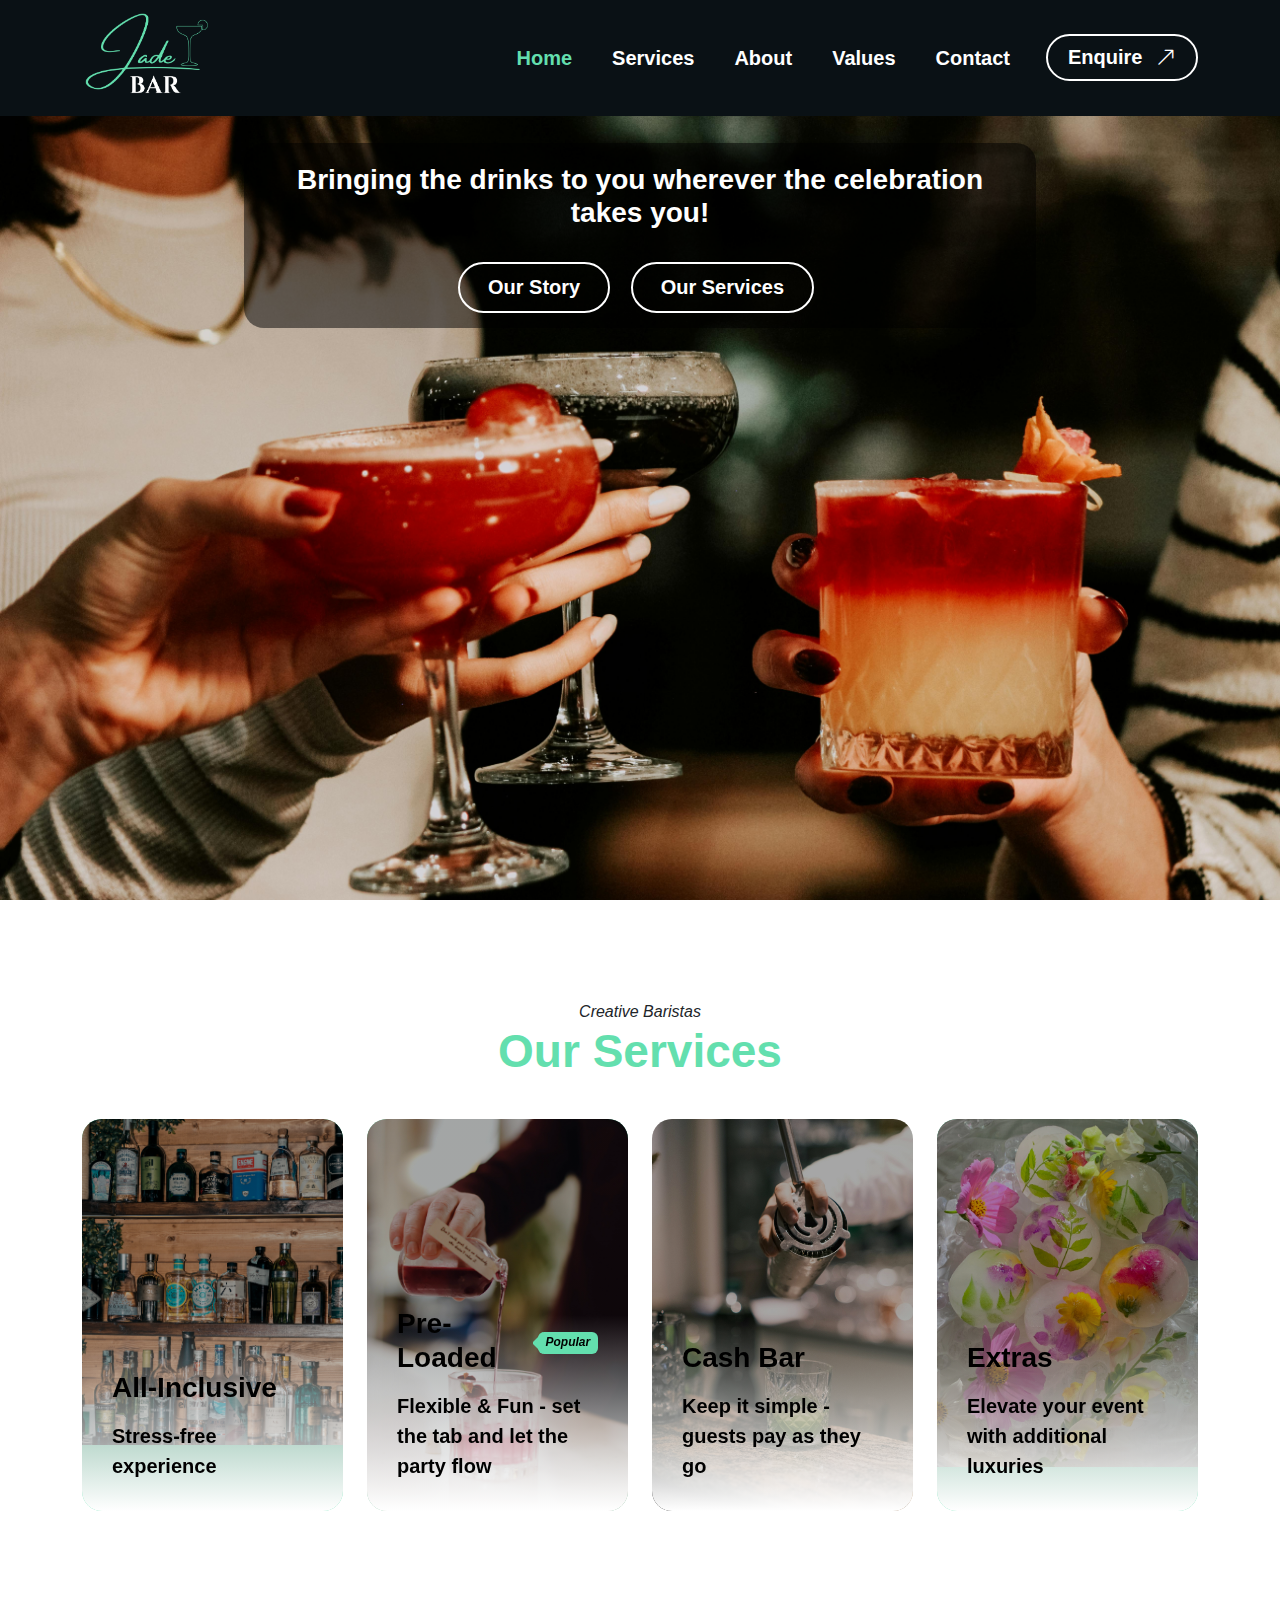
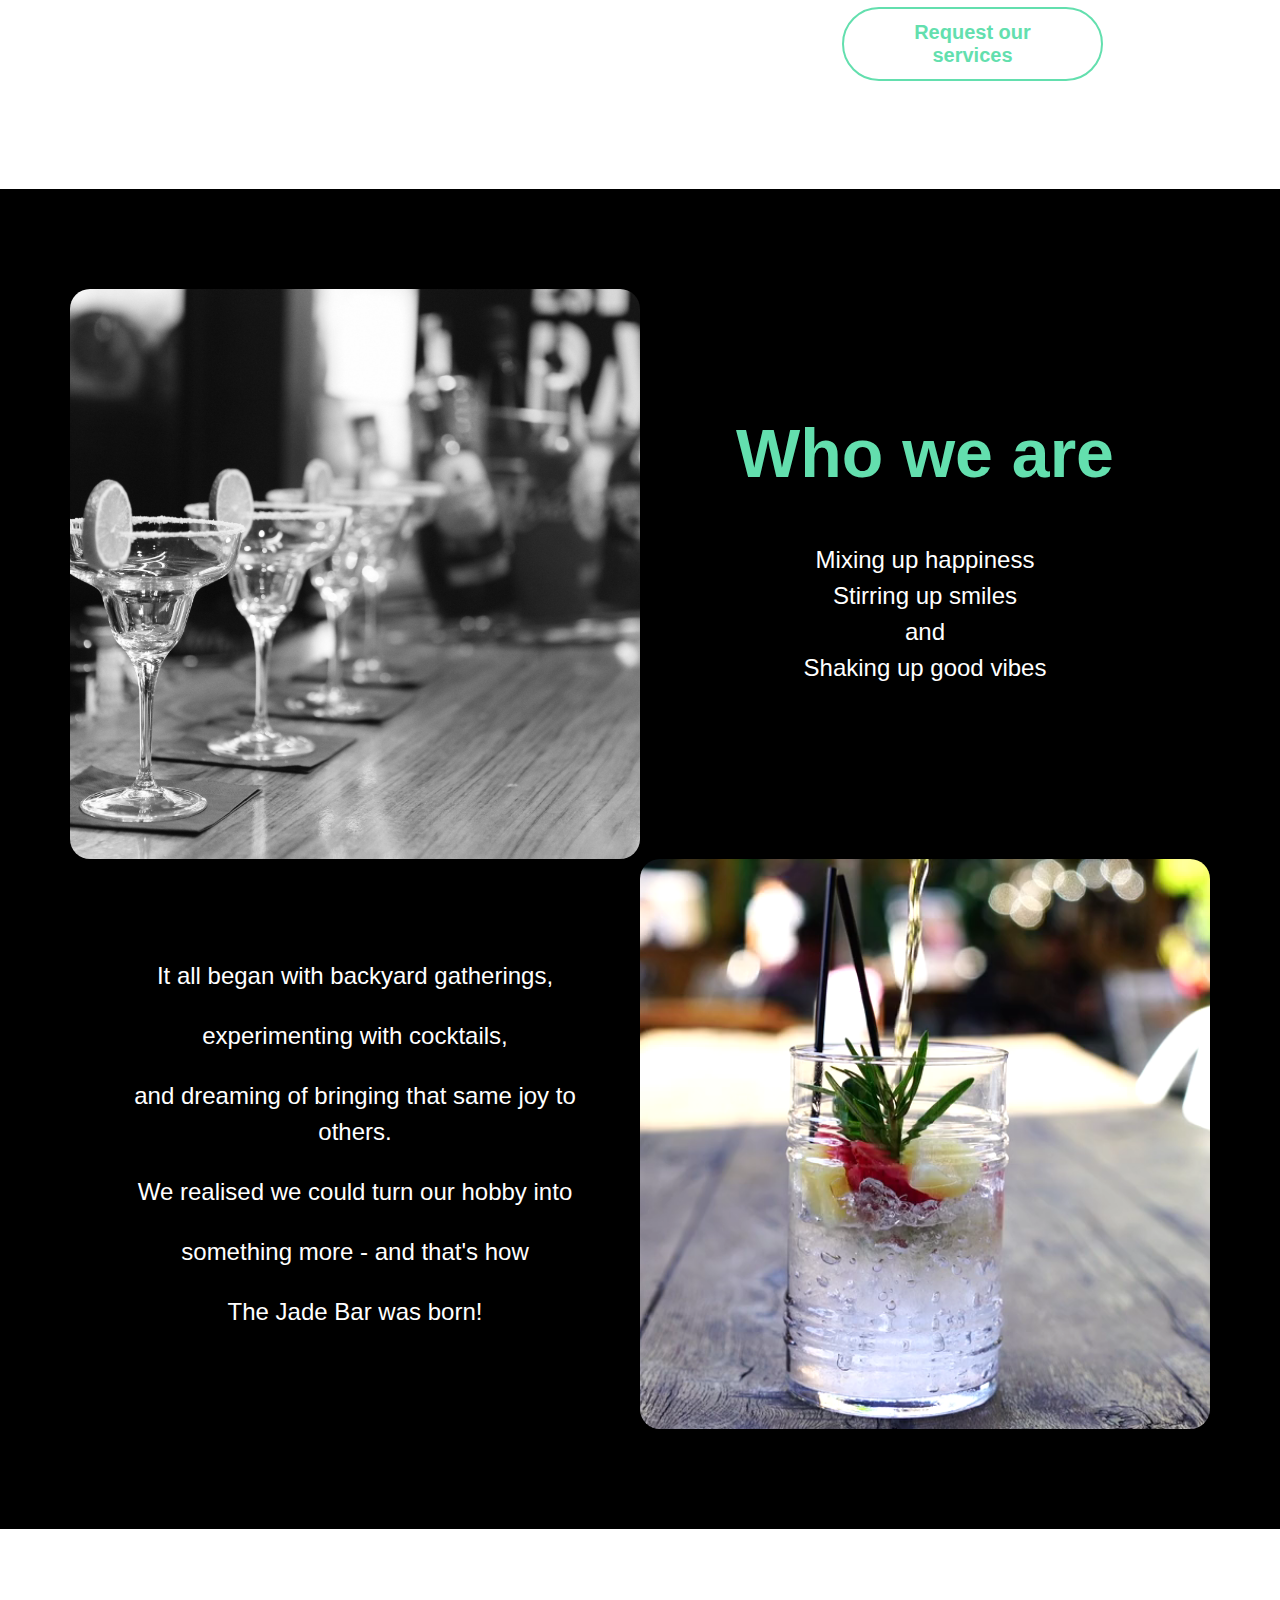
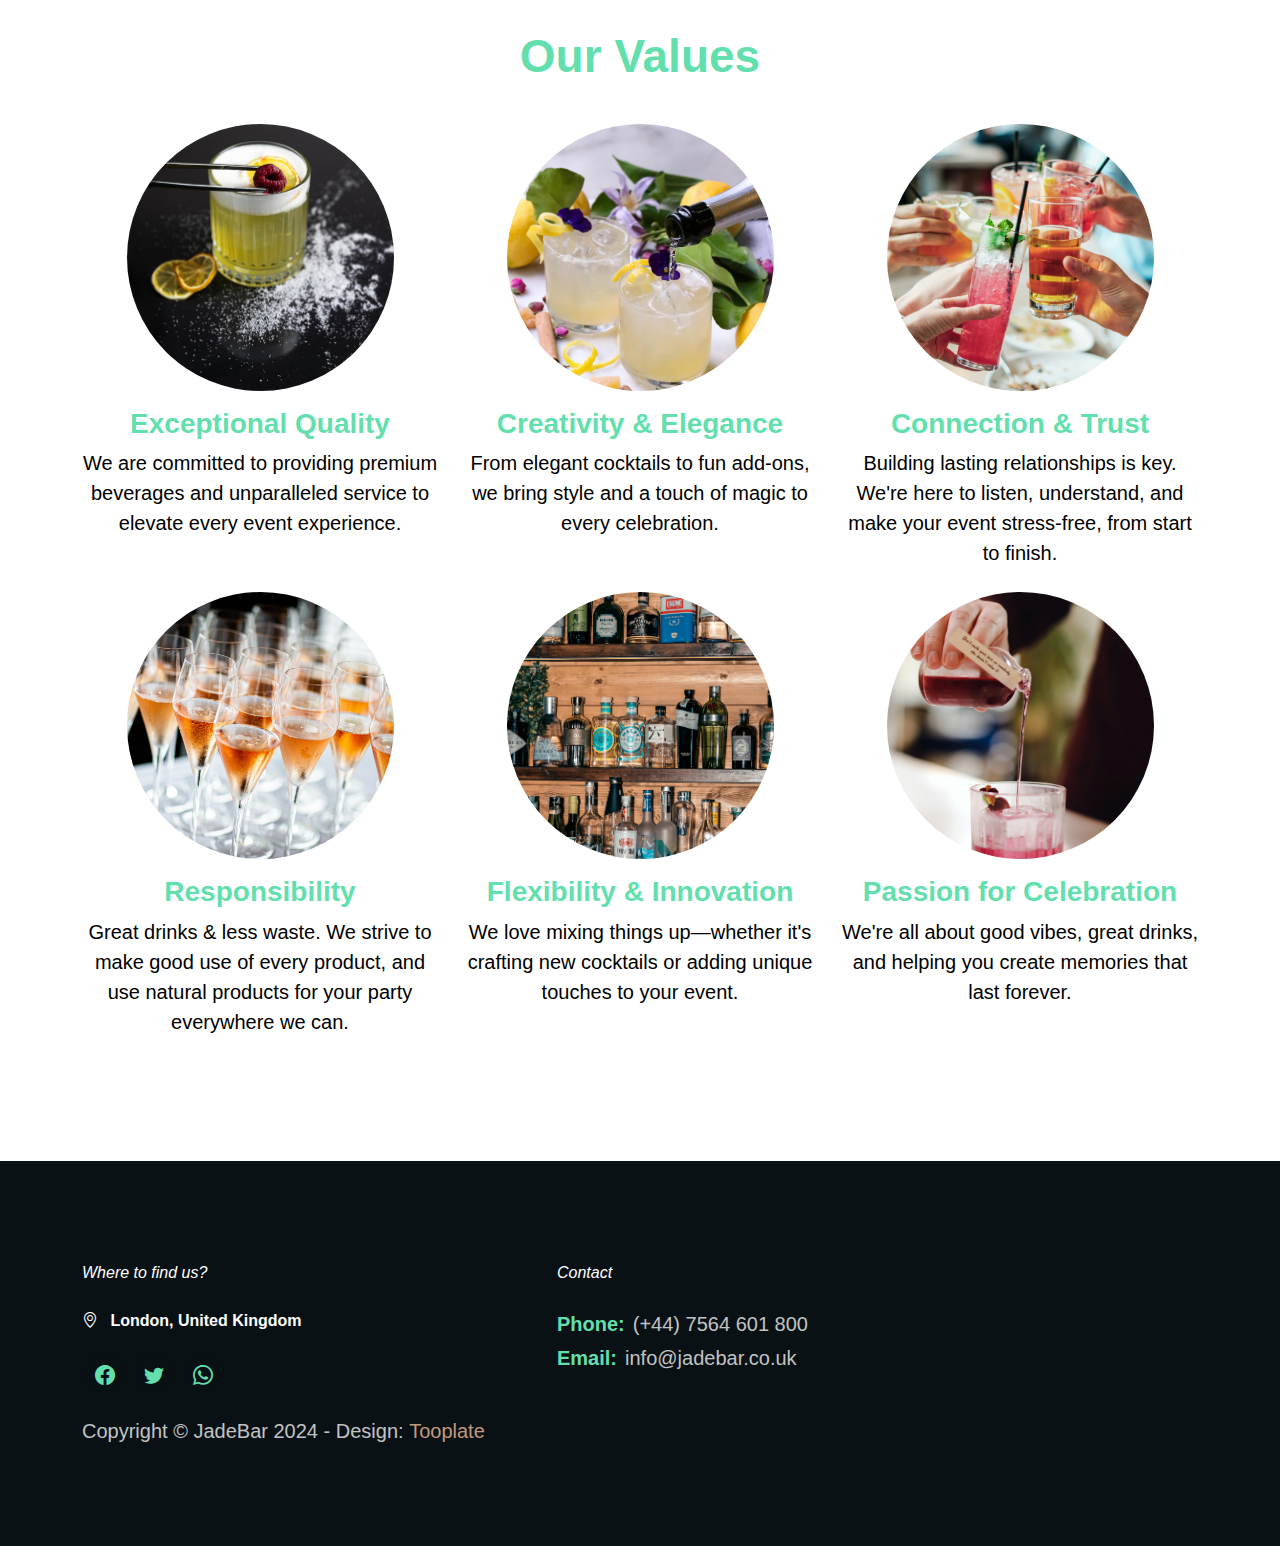
<file: index.html>
<!doctype html>
<html lang="en">
<head>
    <meta charset="utf-8">
    <meta name="viewport" content="width=device-width, initial-scale=1">

    <meta name="description" content="">
    <meta name="author" content="">

    <title>JadeBar HTML CSS Template</title>

    <!-- CSS FILES -->
    <link rel="preconnect" href="https://googledonts.private.coffee">

    <link href="https://googledonts.private.coffee/css2?family=Plus+Jakarta+Sans:ital,wght@0,200;0,400;0,600;0,700;1,200;1,700&amp;display=swap" rel="stylesheet">
    <link href="https://googledonts.private.coffee/css2?family=Crimson+Pro:ital,wght@0,200..900;1,200..900&family=Noto+Serif+Display:ital,wght@0,100..900;1,100..900&display=swap" rel="stylesheet">
        
    <link href="css/bootstrap.min.css" rel="stylesheet">

    <link href="css/bootstrap-icons.css" rel="stylesheet">

    <link href="css/vegas.min.css" rel="stylesheet">

    <link href="css/custom.css" rel="stylesheet">

</head>

<body>
            
        <main>
            <nav class="navbar navbar-expand-lg">                
                <div class="container">
                    <a class="navbar-brand d-flex align-items-center" href="index.html">
                        <img src="images/logo/jade-logo.png" class="navbar-brand-image img-fluid" alt="JadeBar Template">
                    </a>
    
                    <button class="navbar-toggler" type="button" data-bs-toggle="collapse" data-bs-target="#navbarNav" aria-controls="navbarNav" aria-expanded="false" aria-label="Toggle navigation">
                        <span class="navbar-toggler-icon"></span>
                    </button>
    
                    <div class="collapse navbar-collapse" id="navbarNav">
                        <ul class="navbar-nav ms-lg-auto">
                            <li class="nav-item">
                                <a class="nav-link click-scroll" href="#section_1">Home</a>
                            </li>

                            <li class="nav-item">
                                <a class="nav-link click-scroll" href="#section_2">Services</a>
                            </li>
    
                            <li class="nav-item">
                                <a class="nav-link click-scroll" href="#section_3">About</a>
                            </li>
    
                            <li class="nav-item">
                                <a class="nav-link click-scroll" href="#section_4">Values</a>
                            </li>

                            <li class="nav-item">
                                <a class="nav-link click-scroll" href="#footer">Contact</a>
                            </li>
                        </ul>

                        <div class="ms-lg-3">
                            <a class="btn custom-btn custom-border-btn" href="https://forms.gle/BL5gJ19EUU26hdkG9" target="_blank">
                                Enquire
                                <i class="bi-arrow-up-right ms-2"></i>
                            </a>
                        </div>
                    </div>
                </div>
            </nav>

            <div class="navbar-overlay"></div>


            <section class="hero-section d-flex" id="section_1">
                <div class="row justify-content-center">
                    <div class="d-flex col-12 col-lg-8 justify-content-center">
                        <div class="container">
                            <div class="row align-items-center">

                                <div class="col-lg-12 col-12 mx-auto">

                                    <h4 class="text-white mb-4 pb-lg-2">
                                        Bringing the drinks to you wherever the celebration takes you!
                                    </h4>

                                    <a class="btn custom-btn custom-border-btn smoothscroll me-3" href="#section_3">
                                        Our Story
                                    </a>

                                    <a class="btn custom-btn custom-border-btn smoothscroll me-2" href="#section_2"><strong>Our Services</strong></a>
                                </div>

                            </div>
                        </div>
                    </div>
                </div>

                <div class="hero-slides vegas-container" style="padding: 0px;">
                    <div class="vegas-slide vegas-transition-fade vegas-transition-fade-in" style="transition: 1000ms;">
                        <div class="vegas-slide-inner vegas-animation-kenburns" style="background-image: url(&quot;images/background-toast.jpg&quot;); background-color: rgba(0, 0, 0, 0); background-position: center center; background-size: cover; animation-duration: 5000ms;">

                        </div>
                    </div>
                    <div class="vegas-content-scrollable">
                        <div class="vegas-content" style="overflow: visible; padding: 0px;">

                        </div>
                    </div>
                </div>

            </section>


            <section class="services-section section-padding section-bg" id="section_2">
                <div class="container">
                    <div class="text-center mb-4 pb-lg-2">
                        <em>Creative Baristas</em>

                        <h2 class="text-jade">Our Services</h2>
                    </div>

                    <div class="row justify-content-center">

                        <div class="d-flex col-lg-3 col-md-6 col-12 mb-4">
                            <div class="service-block-wrap">
                                <div class="service-block-info d-flex flex-column">
                                    <div class="d-flex flex-column mb-auto back">
                                        <h4 class="mb-3 text-jade">All-Inclusive</h4>

                                        <p class="text-white">Chosen number of drinks</p>
                                        <p class="mb-0 text-white">Up to 5 hours of bar service</p>
                                    </div>

                                    <div class="d-flex flex-column mt-auto front">
                                        <h4 class="mb-3">All-Inclusive</h4>

                                        <p class="mb-0 front">Stress-free experience</p>
                                    </div>
                                </div>

                                <div class="service-block-image-wrap">
                                    <img src="images/services-all-inclusive-3.jpg" class="service-block-image img-fluid" alt="">
                                </div>
                            </div>
                        </div>

                        <div class="d-flex col-lg-3 col-md-6 col-12 mb-4">
                            <div class="service-block-wrap">
                                <div class="service-block-info d-flex flex-column">
                                    <div class="d-flex flex-column mb-auto back">
                                        <h4 class="mb-3 text-jade">Pre-Loaded</h4>

                                        <p class="text-white">Drinks served until chosen tab limit is hit</p>
                                        <p class="mb-0 text-white">Up to 5 hours of bar service</p>
                                    </div>
            
                                    <div class="d-flex flex-column mt-auto front">
                                        <div class="d-flex mb-3">
                                            <h4 class="mb-0">Pre-Loaded</h4>

                                            <p class="badge ms-4"><em>Popular</em></p>
                                        </div>
                                        <p class="mb-0">Flexible &amp; Fun - set the tab and let the party flow</p>
                                    </div>

                                </div>

                                <div class="service-block-image-wrap">
                                    <img src="images/services-pre-loaded.jpg" class="service-block-image img-fluid" alt="">
                                </div>
                            </div>
                        </div>

                        <div class="d-flex col-lg-3 col-md-6 col-12 mb-4">
                            <div class="service-block-wrap">
                                <div class="service-block-info d-flex flex-column">
                                    <div class="d-flex flex-column mb-auto back">
                                        <h4 class="mb-3 text-jade">Cash Bar</h4>

                                        <p class="text-white">Bar available for guests to purchase drinks</p>
                                        <p class="mb-0 text-white">Up to 5 hours of bar service</p>
                                    </div>
        
                                    <div class="d-flex flex-column mt-auto front">
                                        <h4 class="mb-3">Cash Bar</h4>
                                        <p class="mb-0">Keep it simple - guests pay as they go</p>
                                    </div>

                                </div>

                                <div class="service-block-image-wrap">
                                    <img src="images/services-cash-bar.jpg" class="service-block-image img-fluid" alt="">
                                </div>
                            </div>
                        </div>

                        <div class="d-flex col-lg-3 col-md-6 col-12 mb-4">
                            <div class="service-block-wrap">
                                <div class="service-block-info d-flex flex-column">
                                    <div class="d-flex flex-column mb-auto back">
                                        <h4 class="mb-3 text-jade">Extras</h4>

                                        <p class="text-white">+1 hour of service</p>
                                        <p class="text-white">Glassware</p>
                                        <p class="mb-0 text-white">Flair Bartender</p>
                                    </div>
                
                                    <div class="d-flex flex-column mt-auto front">
                                        <h4 class="mb-3">Extras</h4>
                                        <p class="mb-0">Elevate your event with additional luxuries</p>
                                    </div>
                                </div>

                                <div class="service-block-image-wrap">
                                    <img src="images/services-extras.jpg" class="service-block-image img-fluid" alt="">
                                </div>
                            </div>
                        </div>

                    </div>
                    <div class="row">
                        <div class="col-lg-3 col-12 offset-lg-8">
                            <div class="text-center mt-5 pb-lg-2">
                                <a href="https://forms.gle/BL5gJ19EUU26hdkG9" target="_blank" class="smoothscroll btn custom-btn jade-btn mt-4">Request our services</a>
                            </div>
                        </div>
                    </div>
                </div>
            </section>


            <section class="about-section section-padding section-bg-2" id="section_3">
                <div class="container">
                    <div class="row">
                        <div class="col-lg-6 col-12 px-3 px-lg-0">
                            <div class="ratio ratio-1x1">
                                <img src="images/jade-cocktails.jpg" class="custom-video" alt="">

                                <!-- <div class="about-video-info d-flex flex-column">
                                    <h4 class="mt-auto">We Started in 2024</h4>
                                </div> -->
                            </div>
                        </div>
                        <div class="col-lg-6 col-12 vstack justify-content-center align-items-center min-vh-50 min-vh-lg-0 px-5">
                            <h1 class="text-jade my-5 mt-md-0">Who we are</h1>

                            <div class="vstack text-white px-5 flex-grow-0 fs-4 fw-light text-white align-items-center text-center mb-5">
                                <div>Mixing up happiness</div>
                                <div>Stirring up smiles</div>
                                <div>and</div>
                                <div>Shaking up good vibes</div>
                            </div>
                        </div>
                    </div>
                    <div class="row flex-lg-row flex-column-reverse">
                        <div class="col-lg-6 col-12 vstack align-items-center min-vh-50 min-vh-lg-0 text-white px-5 fs-4 fw-light justify-content-center text-center">
                            <div class="my-4">It all began with backyard gatherings,</div>
                            <div class="mb-4">experimenting with cocktails,</div>
                            <div class="mb-4">and dreaming of bringing that same joy to others.</div>
                            <div class="mb-4">We realised we could turn our hobby into</div>
                            <div class="mb-4">something more - and that's how</div>
                            <div class="mb-4">The Jade Bar was born!</div>
                            
                            <!-- <a href="#section_3" class="smoothscroll btn custom-btn custom-border-btn mt-3 mb-4">See services</a> -->
                        </div>
                        <div class="col-lg-6 col-12 px-3 px-lg-0">
                            <div class="ratio ratio-1x1">
                                <video autoplay="" loop="" muted="" class="custom-video" poster="">
                                    <source src="videos/cocktail-on-table.mp4" type="video/mp4">

                                    Your browser does not support the video tag.
                                </video>
                            </div>
                        </div>
                    </div>
                </div>
            </section>


            <section class="values-section section-padding section-bg" id="section_4">
                <div class="container">
                    <div class="text-center mb-4 pb-lg-2">
                        <h2 class="text-jade">Our Values</h2>
                    </div>

                    <div class="row justify-content-center">

                        <div class="vstack flex-grow-0 col-lg-4 col-md-6 col-12 mb-4 align-items-center text-center">
                            <div class="ratio ratio-1x1 w-75">
                                <img src="images/lemon-raspberry-cocktail.jpeg" class="service-block-image img-fluid rounded-pill" alt="">
                            </div>
                            <h4 class="mt-3 text-jade">Exceptional Quality</h4>
                            <p class="mb-0">We are committed to providing premium beverages and unparalleled service to elevate every event experience.</p>
                        </div>

                        <div class="vstack flex-grow-0 col-lg-4 col-md-6 col-12 mb-4 align-items-center text-center">
                            <div class="ratio ratio-1x1 w-75">
                                <img src="images/two-cocktails-table.jpg" class="service-block-image img-fluid rounded-pill" alt="">
                            </div>
                            <h4 class="mt-3 text-jade">Creativity & Elegance</h4>
                            <p class="mb-0">From elegant cocktails to fun add-ons, we bring style and a touch of magic to every celebration.</p>
                        </div>

                        <div class="vstack flex-grow-0 col-lg-4 col-md-6 col-12 mb-4 align-items-center text-center">
                            <div class="ratio ratio-1x1 w-75">
                                <img src="images/cocktail-toast.jpg" class="service-block-image img-fluid rounded-pill" alt="">
                            </div>
                            <h4 class="mt-3 text-jade">Connection & Trust</h4>
                            <p class="mb-0">Building lasting relationships is key. We're here to listen, understand, and make your event stress-free, from start to finish.</p>
                        </div>

                        <div class="vstack flex-grow-0 col-lg-4 col-md-6 col-12 mb-4 align-items-center text-center">
                            <div class="ratio ratio-1x1 w-75">
                                <img src="images/champagne.jpg" class="service-block-image img-fluid rounded-pill" alt="">
                            </div>
                            <h4 class="mt-3 text-jade">Responsibility</h4>
                            <p class="mb-0">Great drinks & less waste. We strive to make good use of every product, and use natural products for your party everywhere we can.</p>
                        </div>

                        <div class="vstack flex-grow-0 col-lg-4 col-md-6 col-12 mb-4 align-items-center text-center">
                            <div class="ratio ratio-1x1 w-75">
                                <img src="images/services-all-inclusive-3.jpg" class="service-block-image img-fluid rounded-pill" alt="">
                            </div>
                            <h4 class="mt-3 text-jade">Flexibility & Innovation</h4>
                            <p class="mb-0">We love mixing things up—whether it's crafting new cocktails or adding unique touches to your event.</p>
                        </div>

                        <div class="vstack flex-grow-0 col-lg-4 col-md-6 col-12 mb-4 align-items-center text-center">
                            <div class="ratio ratio-1x1 w-75">
                                <img src="images/services-pre-loaded.jpg" class="service-block-image img-fluid rounded-pill" alt="">
                            </div>
                            <h4 class="mt-3 text-jade">Passion for Celebration</h4>
                            <p class="mb-0">We're all about good vibes, great drinks, and helping you create memories that last forever.</p>
                        </div>

                    </div>
                </div>
            </section>

            <footer class="site-footer" id="footer">
                <div class="container">
                    <div class="row">

                        <div class="col-lg-4 col-12 me-auto">
                            <em class="text-white d-block mb-4">Where to find us?</em>

                            <strong class="text-white">
                                <i class="bi-geo-alt me-2"></i>
                                London, United Kingdom
                            </strong>

                            <ul class="social-icon mt-4">
                                <li class="social-icon-item">
                                    <a href="#" class="social-icon-link bi-facebook">
                                    </a>
                                </li>
    
                                <li class="social-icon-item">
                                    <a href="#" target="_new" class="social-icon-link bi-twitter">
                                    </a>
                                </li>

                                <li class="social-icon-item">
                                    <a href="#" class="social-icon-link bi-whatsapp">
                                    </a>
                                </li>
                            </ul>
                        </div>

                        <div class="col-lg-7 col-12 mt-4 mb-3 mt-lg-0 mb-lg-0">
                            <em class="text-white d-block mb-4">Contact</em>

                            <p class="d-flex mb-1">
                                <strong class="me-2">Phone:</strong>
                                <a href="tel: 7564-601-800" class="site-footer-link">
                                    (+44) 
                                    7564 601 800
                                </a>
                            </p>

                            <p class="d-flex">
                                <strong class="me-2">Email:</strong>

                                <a href="mailto:info@jadebar.co.uk" class="site-footer-link">
                                    info@jadebar.co.uk
                                </a>
                            </p>
                        </div>

                        <div class="col-lg-8 col-12 mt-4">
                            <p class="copyright-text mb-0">Copyright © JadeBar 2024 
                                - Design: <a rel="sponsored" href="https://www.tooplate.com" target="_blank">Tooplate</a></p>
                        </div>
                </div>
            </div></footer>
        </main>

    <!-- JAVASCRIPT FILES -->
    <script src="js/jquery.min.js"></script>
    <script src="js/bootstrap.min.js"></script>
    <script src="js/jquery.sticky.js"></script>
    <script src="js/click-scroll.js"></script>
    <script src="js/vegas.min.js"></script>
    <script src="js/custom.js"></script>


</body>
</html>
</file>
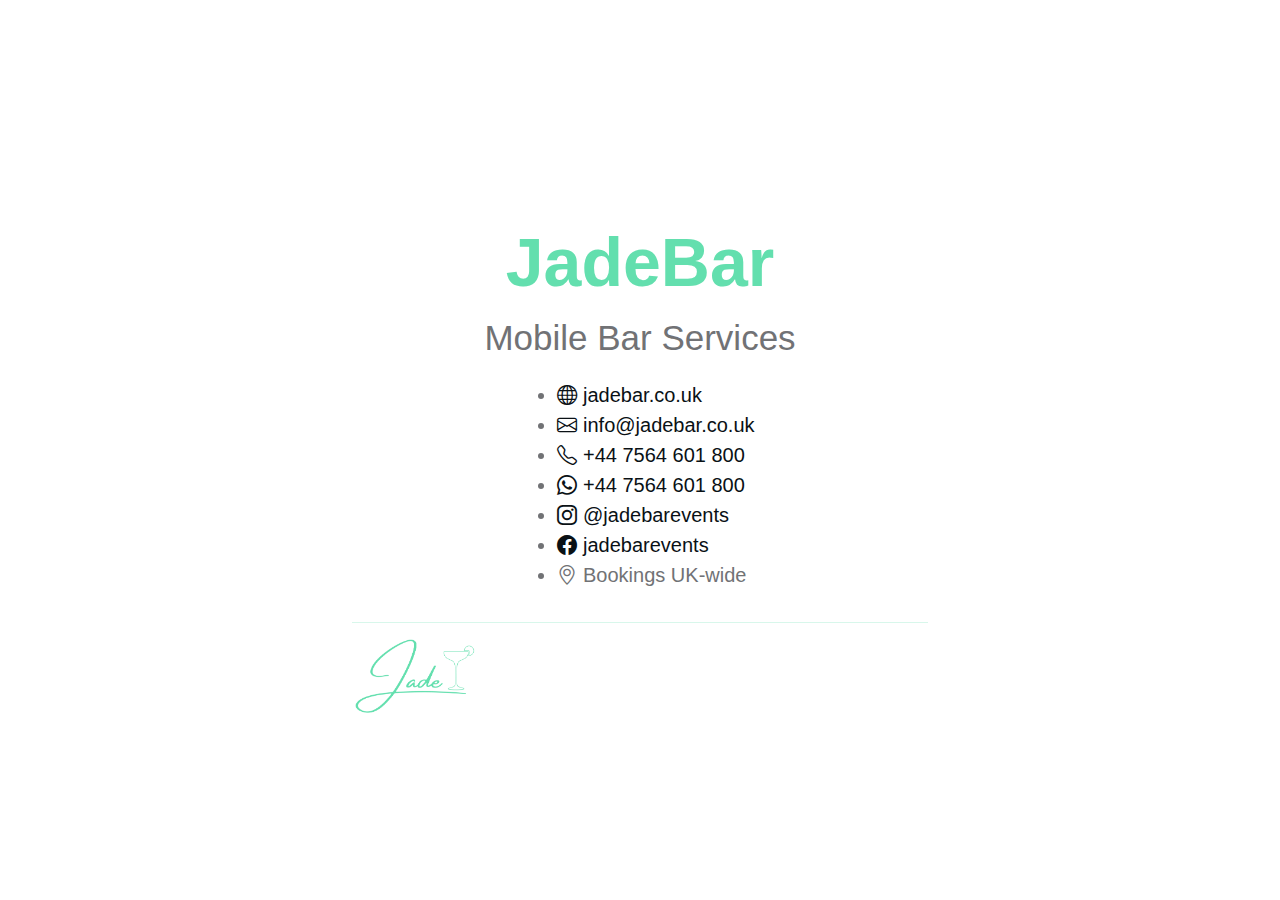
<file: socials.html>
<!doctype html>
<html lang="en">

<head>
    <meta charset="UTF-8">
    <meta name="viewport" content="width=device-width, initial-scale=1">

    <meta name="description" content="Jade Bar Events | Bring the bar to you">
    <meta name="author" content="Jade Bar">
    <meta property="og:title" content="JadeBar Events | Socials">
    <meta property="og:description" content="Jade Bar Events | Bring the bar to you">
    <meta name="twitter:domain" content="JadeBar">
    <meta property="og:url" content="https://jadebar.co.uk/socials">
    <meta property="og:image" content="https://jadebar.co.uk/images/logo/jade-logo.png">
    <meta property="og:image:secure_url" content="https://jadebar.co.uk/images/logo/jade-logo.png">
    <meta property="og:updated_time" content="1747591707093">
    <meta property="og:type" content="store">
    <meta property="profile:username" content="jadebarevents">
    <meta name="twitter:title" content="JadeBar Events | Socials">
    <meta name="twitter:description" content="Jade Bar Events | Bring the bar to you">
    <meta name="twitter:image" content="https://jadebar.co.uk/images/logo/jade-logo.png">
    <link rel="canonical" href="https://jadebar.co.uk/images/socials">
    <meta content="ie=edge" http-equiv="x-ua-compatible">
    <meta property="og:image:type" content="image/png">
    <meta property="og:locale" content="en_GB">
    <meta property="og:site_name" content="JadeBar">

    <link rel="icon" type="image/x-icon" href="images/logo/jade-logo.png">
    <title>JadeBar Events | Socials</title>

    <!-- CSS FILES -->

    <link href="css/bootstrap.min.css" rel="stylesheet">

    <link href="css/bootstrap-icons.css" rel="stylesheet">

    <link href="css/vegas.min.css" rel="stylesheet">

    <link href="css/custom.css" rel="stylesheet">

</head>

<body class="dark-background">
    <div class="container d-flex vh-100" style="max-width: 600px;">
        <div class="vstack text-center justify-content-md-center">
            <h1 class="text-jade mt-5">JadeBar</h1>
            <p style="font-size:35px;">Mobile Bar Services</p>
            <div class="d-flex flex-wrap justify-content-center">
                <ul class="text-start">
                    <li class="socials-list-item">
                        <a href="https://jadebar.co.uk" rel="noreferrer noopener" target="_blank"
                            class="socials-icon-link bi-globe"> jadebar.co.uk</a>
                    </li>
                    <li class="socials-list-item">
                        <a title="Email" target="_blank" rel="noreferrer noopener" href="mailto:info@jadebar.co.uk"
                            class="socials-icon-link bi-envelope"> info@jadebar.co.uk</a>
                    </li>
                    <li class="socials-list-item">
                        <a href="tel: 07564-601-800" class="socials-icon-link bi-telephone"> +44 7564 601 800</a>
                    </li>
                    <li class="socials-list-item">
                        <a title="Whatsapp" target="_blank" rel="noreferrer noopener" href="https://wa.me/447564601800"
                            class="socials-icon-link bi-whatsapp"> +44 7564 601 800</a>
                    </li>
                    <li class="socials-list-item">
                        <a title="Instagram" target="_blank" rel="noreferrer noopener"
                            href="https://www.instagram.com/jadebarevents/" class="socials-icon-link bi-instagram">
                            @jadebarevents</a>
                    </li>
                    <li class="socials-list-item">
                        <a title="Facebook" target="_blank" rel="noreferrer noopener"
                            href="https://www.facebook.com/jadebarevents" class="socials-icon-link bi-facebook">
                            jadebarevents</a>
                    </li>
                    <li class="socials-list-item">
                        <span class="socials-icon-link bi-geo-alt"></span>
                        Bookings UK-wide
                    </li>
                </ul>
            </div>
            <hr class="text-jade">
            <div style="margin-right: auto;">
                <img src="images/logo/jade-logo.png" style="width: 130px;">
            </div>
        </div>
    </div>
</body>

</html>
</file>
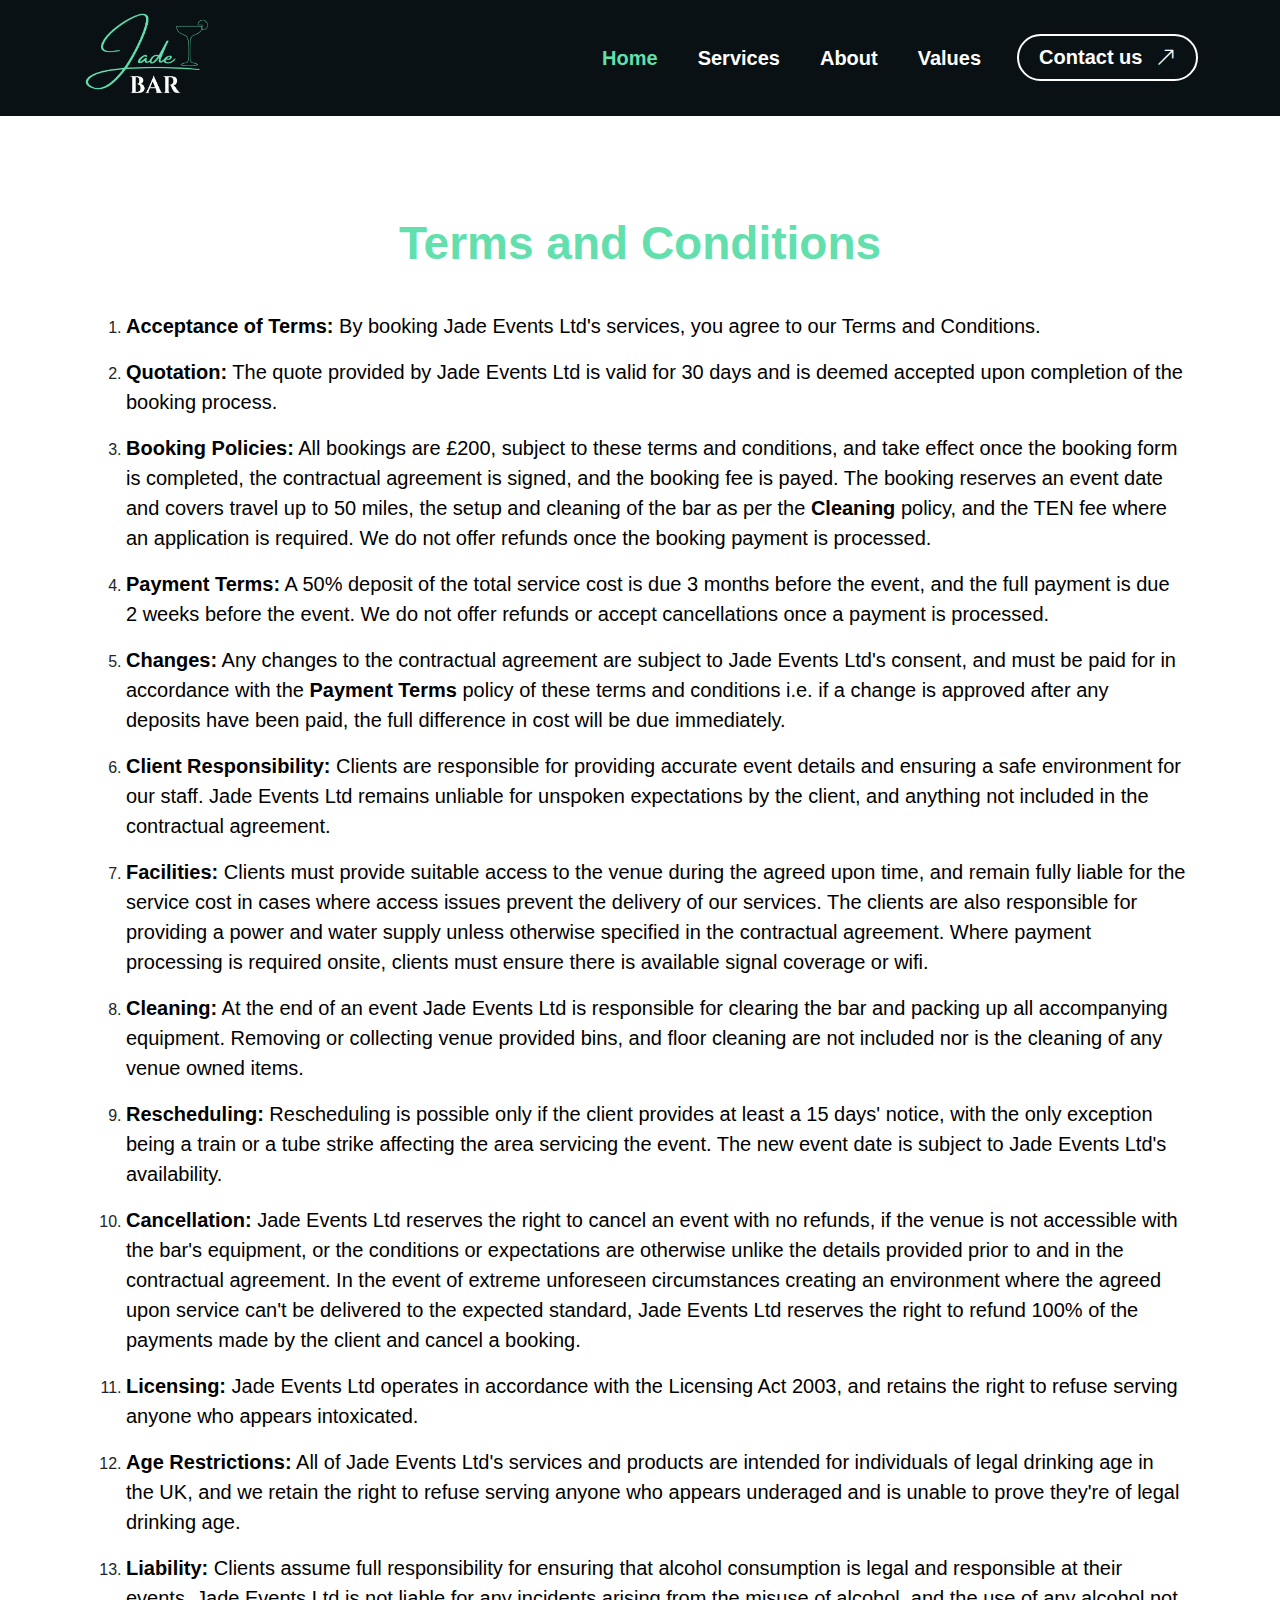
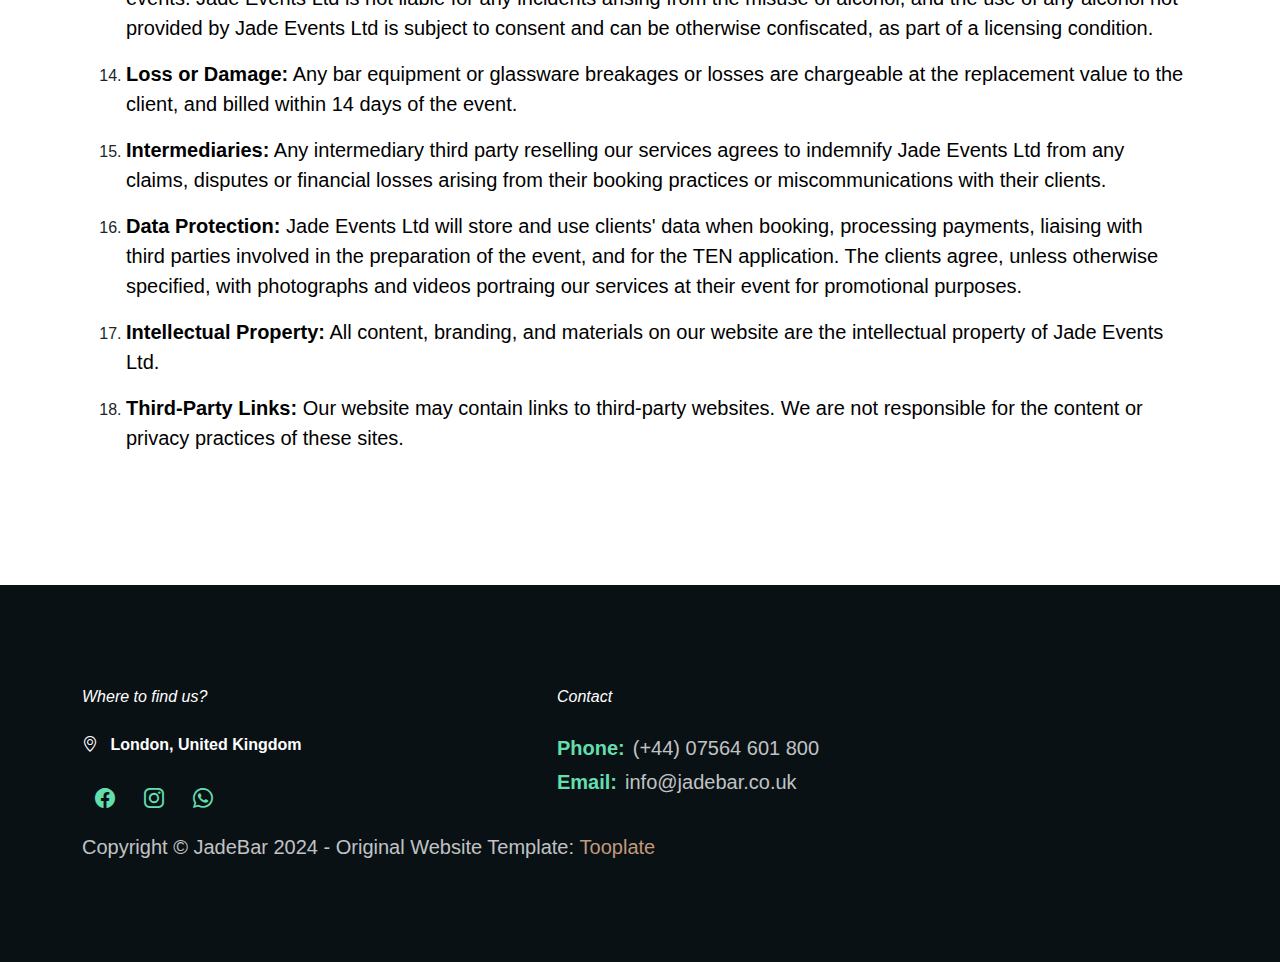
<file: terms-and-conditions.html>
<!doctype html>
<html lang="en">
<head>
    <meta charset="UTF-8">
    <meta name="viewport" content="width=device-width, initial-scale=1">

    <meta name="description" content="Terms and Conditions">
    <meta name="author" content="Jade Bar">

    <link rel="icon" type="image/x-icon" href="images/logo/jade-logo.png">
    <title>Terms and Conditions</title>

    <!-- CSS FILES -->
    <link rel="preconnect" href="https://googledonts.private.coffee">

    <link href="https://googledonts.private.coffee/css2?family=Plus+Jakarta+Sans:ital,wght@0,200;0,400;0,600;0,700;1,200;1,700&amp;display=swap" rel="stylesheet">
    <link href="https://googledonts.private.coffee/css2?family=Crimson+Pro:ital,wght@0,200..900;1,200..900&family=Noto+Serif+Display:ital,wght@0,100..900;1,100..900&display=swap" rel="stylesheet">
    <link href="https://googledonts.private.coffee/css2?family=Libre+Baskerville:ital,wght@0,400;0,700;1,400&display=swap" rel="stylesheet">
        
    <link href="css/bootstrap.min.css" rel="stylesheet">

    <link href="css/bootstrap-icons.css" rel="stylesheet">

    <link href="css/vegas.min.css" rel="stylesheet">

    <link href="css/custom.css" rel="stylesheet">

</head>

<body>

        <main>
            <nav class="navbar navbar-expand-lg">                
                <div class="container">
                    <a class="navbar-brand d-flex align-items-center" href="index.html">
                        <img src="images/logo/jade-logo.png" class="navbar-brand-image img-fluid" alt="JadeBar Template">
                    </a>
    
                    <button class="navbar-toggler" type="button" data-bs-toggle="collapse" data-bs-target="#navbarNav" aria-controls="navbarNav" aria-expanded="false" aria-label="Toggle navigation">
                        <span class="navbar-toggler-icon"></span>
                    </button>
    
                    <div class="collapse navbar-collapse" id="navbarNav">
                        <ul class="navbar-nav ms-lg-auto">
                            <li class="nav-item">
                                <a class="nav-link click-scroll" href="#section_1">Home</a>
                            </li>

                            <li class="nav-item">
                                <a class="nav-link click-scroll" href="#section_2">Services</a>
                            </li>
    
                            <li class="nav-item">
                                <a class="nav-link click-scroll" href="#section_3">About</a>
                            </li>
    
                            <li class="nav-item">
                                <a class="nav-link click-scroll" href="#section_4">Values</a>
                            </li>
                        </ul>

                        <div class="ms-lg-3">
                            <a class="btn custom-btn custom-border-btn" href="https://forms.gle/BL5gJ19EUU26hdkG9" target="_blank">
                                Contact us
                                <i class="bi-arrow-up-right ms-2"></i>
                            </a>
                        </div>
                    </div>
                </div>
            </nav>

            <div class="navbar-overlay"></div>

            <div class="container d-flex vstack">
                
            <section class="services-section section-padding section-bg" id="section_2">
                <div class="container">
                    <div class="text-center mb-4 pb-lg-2">
                        <h2 class="text-jade">Terms and Conditions</h2>
                    </div>



                    <div class="row justify-content-center">
                        <div class="vstack">
                            <ol>
                                <li><p><strong>Acceptance of Terms:</strong> By booking Jade Events Ltd's services, you agree to our Terms and Conditions.</p></li>
                                <li><p><strong>Quotation:</strong> The quote provided by Jade Events Ltd is valid for 30 days and is deemed accepted upon completion of the booking process.</p></li>
                                <li><p><strong>Booking Policies:</strong> All bookings are £200, subject to these terms and conditions, and take effect once the booking form is completed, the contractual agreement is signed, and the booking fee is payed. The booking reserves an event date and covers travel up to 50 miles, the setup and cleaning of the bar as per the <strong>Cleaning</strong> policy, and the TEN fee where an application is required. We do not offer refunds once the booking payment is processed.</p></li>
                                <li><p><strong>Payment Terms:</strong> A 50% deposit of the total service cost is due 3 months before the event, and the full payment is due 2 weeks before the event. We do not offer refunds or accept cancellations once a payment is processed.</p></li>
                                <li><p><strong>Changes:</strong> Any changes to the contractual agreement are subject to Jade Events Ltd's consent, and must be paid for in accordance with the <strong>Payment Terms</strong> policy of these terms and conditions i.e. if a change is approved after any deposits have been paid, the full difference in cost will be due immediately.</p></li>
                                <li><p><strong>Client Responsibility:</strong> Clients are responsible for providing accurate event details and ensuring a safe environment for our staff. Jade Events Ltd remains unliable for unspoken expectations by the client, and anything not included in the contractual agreement.</p></li>
                                <li><p><strong>Facilities:</strong> Clients must provide suitable access to the venue during the agreed upon time, and remain fully liable for the service cost in cases where access issues prevent the delivery of our services. The clients are also responsible for providing a power and water supply unless otherwise specified in the contractual agreement. Where payment processing is required onsite, clients must ensure there is available signal coverage or wifi.</p></li>
                                <li><p><strong>Cleaning:</strong> At the end of an event Jade Events Ltd is responsible for clearing the bar and packing up all accompanying equipment. Removing or collecting venue provided bins, and floor cleaning are not included nor is the cleaning of any venue owned items.</p></li>
                                <li><p><strong>Rescheduling:</strong> Rescheduling is possible only if the client provides at least a 15 days' notice, with the only exception being a train or a tube strike affecting the area servicing the event. The new event date is subject to Jade Events Ltd's availability.</p></li>
                                <li><p><strong>Cancellation:</strong> Jade Events Ltd reserves the right to cancel an event with no refunds, if the venue is not accessible with the bar's equipment, or the conditions or expectations are otherwise unlike the details provided prior to and in the contractual agreement. In the event of extreme unforeseen circumstances creating an environment where the agreed upon service can't be delivered to the expected standard, Jade Events Ltd reserves the right to refund 100% of the payments made by the client and cancel a booking.</p></li>
                                <li><p><strong>Licensing:</strong> Jade Events Ltd operates in accordance with the Licensing Act 2003, and retains the right to refuse serving anyone who appears intoxicated.</p></li>
                                <li><p><strong>Age Restrictions:</strong> All of Jade Events Ltd's services and products are intended for individuals of legal drinking age in the UK, and we retain the right to refuse serving anyone who appears underaged and is unable to prove they're of legal drinking age.</p></li>
                                <li><p><strong>Liability:</strong> Clients assume full responsibility for ensuring that alcohol consumption is legal and responsible at their events. Jade Events Ltd is not liable for any incidents arising from the misuse of alcohol, and the use of any alcohol not provided by Jade Events Ltd is subject to consent and can be otherwise confiscated, as part of a licensing condition.</p></li>
                                <li><p><strong>Loss or Damage:</strong> Any bar equipment or glassware breakages or losses are chargeable at the replacement value to the client, and billed within 14 days of the event.</p></li>
                                <li><p><strong>Intermediaries:</strong> Any intermediary third party reselling our services agrees to indemnify Jade Events Ltd from any claims, disputes or financial losses arising from their booking practices or miscommunications with their clients.</p></li>
                                <li><p><strong>Data Protection:</strong> Jade Events Ltd will store and use clients' data when booking, processing payments, liaising with third parties involved in the preparation of the event, and for the TEN application. The clients agree, unless otherwise specified, with photographs and videos portraing our services at their event for promotional purposes.</p></li>
                                <li><p><strong>Intellectual Property:</strong> All content, branding, and materials on our website are the intellectual property of Jade Events Ltd.</p></li>
                                <li><p><strong>Third-Party Links:</strong> Our website may contain links to third-party websites. We are not responsible for the content or privacy practices of these sites.</p></li>
                            </ol>
                        </div>
                    </div>
                </div>
            </section>
            </div>

            <footer class="site-footer" id="footer">
                <div class="container">
                    <div class="row">

                        <div class="col-lg-4 col-12 me-auto">
                            <em class="text-white d-block mb-4">Where to find us?</em>

                            <strong class="text-white">
                                <i class="bi-geo-alt me-2"></i>
                                London, United Kingdom
                            </strong>

                            <ul class="social-icon mt-4">
                                <li class="social-icon-item">
                                    <a href="https://www.facebook.com/jadebarevents" target="_blank" class="social-icon-link bi-facebook">
                                    </a>
                                </li>
    
                                <li class="social-icon-item">
                                    <a href="https://www.instagram.com/jadebarevents/" target="_blank" class="social-icon-link bi-instagram">
                                    </a>
                                </li>

                                <li class="social-icon-item">
                                    <a href="https://wa.me/447564601800" target="_blank" class="social-icon-link bi-whatsapp">
                                    </a>
                                </li>
                            </ul>
                        </div>

                        <div class="col-lg-7 col-12 mt-4 mt-lg-0">
                            <em class="text-white d-block mb-4">Contact</em>

                            <p class="d-flex mb-1">
                                <strong class="me-2">Phone:</strong>
                                <a href="tel: 07564-601-800" class="site-footer-link">
                                    (+44) 
                                    07564 601 800
                                </a>
                            </p>

                            <p class="d-flex">
                                <strong class="me-2">Email:</strong>

                                <a href="mailto:info@jadebar.co.uk" class="site-footer-link">
                                    info@jadebar.co.uk
                                </a>
                            </p>
                        </div>

                        <div class="row flex-column-reverse flex-lg-row mt-3">
                            <div class="col-lg-8 col-12">
                                <p class="copyright-text mb-0">Copyright © JadeBar 2024 
                                    - Original Website Template: <a rel="sponsored" href="https://www.tooplate.com" target="_blank">Tooplate</a></p>
                            </div>
                            <div class="col-lg-4 col-12">
                                <p class="mb-0"><a href="terms-and-conditions.html">Terms and conditions</a></p>
                            </div>
                        </div>
                </div>
            </div></footer>
        </main>

    <!-- JAVASCRIPT FILES -->
    <script src="js/jquery.min.js"></script>
    <script src="js/bootstrap.min.js"></script>
    <script src="js/jquery.sticky.js"></script>
    <script src="js/click-scroll.js"></script>
    <script src="js/vegas.min.js"></script>
    <script src="js/custom.js"></script>


</body>
</html>
</file>
<file: css/custom.css>
/*---------------------------------------
  CUSTOM PROPERTIES ( VARIABLES )             
-----------------------------------------*/
:root {
  --white-color:                  #ffffff;
  --jade-color:                   #63dfae; /* #63dfae = rgb(99 223 174) */
  --primary-color:                #0a1115; /*F: rgb(1, 57, 39); 26bb7f; 197d55*/
  --secondary-color:              var(--jade-color); /*S cae6d5 */
  --tertiary-color:               #26bb7f;
  --primary-bg-color:             var(--white-color); /*B: b78752 58c297*/
  --secondary-bg-color:           black;
  --tertiary-bg-color:            var(--primary-color);
  --custom-btn-bg-color:          #26bb7f; /*F: BC6C25*/
  --custom-btn-bg-hover-color:    var(--secondary-color); /*S: DDA15E*/
  --dark-color:                   #000000;
  --p-color:                      #717275;
  --border-color:                 #7fffd4;
  --link-hover-color:             #50e48d; /*Link: E76F51*/

  --body-font-family:             'Plus Jakarta Sans', sans-serif;

  --h1-font-size:                 68px;
  --h2-font-size:                 46px;
  --h3-font-size:                 32px;
  --h4-font-size:                 28px;
  --h5-font-size:                 24px;
  --h6-font-size:                 22px;
  --p-font-size:                  20px;
  --btn-font-size:                20px;
  --form-btn-font-size:           18px;
  --menu-font-size:               20px;

  --border-radius-large:          100px;
  --border-radius-medium:         20px;
  --border-radius-small:          10px;

  --font-weight-thin:             200;
  --font-weight-light:            300;
  --font-weight-normal:           400;
  --font-weight-bold:             700;

  --receiving-image: url('../images/party-wine-toast.jpg');
  --serving-image: url('../images/background-toast.jpg');

  --bs-navbar-padding-y:          0.5rem; /* as defined in bootstrap.min.css */
  --bs-navbar-brand-padding-y:    0.3125rem; /* as defined in bootstrap.min.css */
  --navbar-container-padding-y:   1rem;
  --navbar-brand-image-height:    5.6rem; /* 3.2em */
  --navbar-height:                calc(var(--navbar-brand-image-height) + 2*(var(--bs-navbar-brand-padding-y) + var(--navbar-container-padding-y) + var(--bs-navbar-padding-y)));
  --navbar-lg-height:             calc(var(--navbar-brand-image-height) + 2*(var(--bs-navbar-brand-padding-y) + var(--bs-navbar-padding-y)));
  --hero-height:                  calc(100vh - var(--navbar-height));
  --hero-lg-height:               calc(100vh - var(--navbar-lg-height));
}

body {
  background-color: var(--white-color);
  font-family: var(--body-font-family); 
}

.flex-grow-2{
  flex-grow: 2;
}

.min-vh-50{
  min-height: 50vh !important;
}


/*---------------------------------------
  TYPOGRAPHY               
-----------------------------------------*/

h2,
h3,
h4,
h5,
h6 {
  color: var(--dark-color);
}

h1,
h2,
h3,
h4,
h5,
h6 {
  font-weight: var(--font-weight-bold);
}

h1 {
  font-size: var(--h1-font-size);
}

h2 {
  font-size: var(--h2-font-size);
}

h3 {
  font-size: var(--h3-font-size);
}

h4 {
  font-size: var(--h4-font-size);
}

h5 {
  font-size: var(--h5-font-size);
}

h6 {
  font-size: var(--h6-font-size);
}

p {
  color: var(--p-color);
  font-size: var(--p-font-size);
  font-weight: var(--font-weight-light);
}

ul li {
  color: var(--p-color);
  font-size: var(--p-font-size);
  font-weight: var(--font-weight-light);
}

a, 
button {
  touch-action: manipulation;
  transition: all 0.3s;
}

a {
  display: inline-block;
  color: var(--primary-color);
  text-decoration: none;
}

a:hover {
  color: var(--link-hover-color);
}

b,
strong {
  font-weight: var(--font-weight-bold);
}

.text-jade {
  color: var(--jade-color) !important;
}


/*---------------------------------------
  SECTION               
-----------------------------------------*/
.section-padding {
  padding-top: 100px;
  padding-bottom: 100px;
}

.section-bg {
  background-color: var(--primary-bg-color);

  p {
    color: black;
  }
}

.section-bg-2 {
  background-color: var(--secondary-bg-color);

  p {
    color: var(--white-color);
  }
}

.section-overlay {
  background-color: var(--dark-color);
  position: absolute;
  z-index: 9;
  top: 0;
  left: 0;
  pointer-events: none;
  width: 100%;
  height: 100%;
  opacity: 0.65;
}

.section-overlay + .container {
  position: relative;
  z-index: 22;
}

.back-top-icon {
  font-size: var(--h2-font-size);
}


/*---------------------------------------
  TIMELINE               
-----------------------------------------*/
.timeline {
  position: relative;
  max-width: 1200px;
  margin: 0 auto;
}

.timeline::after {
  content: '';
  position: absolute;
  width: 5px;
  background-color: var(--white-color);
  top: 0;
  bottom: 0;
  left: 50%;
  margin-left: -3px;
}

.timeline-container {
  padding: 10px 40px;
  padding-top: 0;
  position: relative;
  background-color: inherit;
  width: 50%;
}

.timeline-container::after {
  content: '';
  position: absolute;
  width: 25px;
  height: 25px;
  right: -12px;
  background-color: var(--white-color);
  border: 5px solid #7c5c52;
  top: 15px;
  border-radius: 50%;
  z-index: 1;
}

.timeline-container-left {
  left: 0;
}

.timeline-container-right {
  left: 50%;
}

.timeline-container-left::before {
  content: " ";
  height: 0;
  position: absolute;
  top: 9px;
  width: 0;
  z-index: 1;
  right: 25px;
  border: medium solid white;
  border-width: 20px 0 20px 20px;
  border-color: transparent transparent transparent white;
}

.timeline-container-right::before {
  content: " ";
  height: 0;
  position: absolute;
  top: 9px;
  width: 0;
  z-index: 1;
  left: 25px;
  border: medium solid white;
  border-width: 20px 20px 20px 0;
  border-color: transparent white transparent transparent;
}

.timeline-container-right::after {
  left: -13px;
}

.timeline-content {
  padding: 5px;
  background-color: var(--white-color);
  position: relative;
  border-radius: var(--border-radius-medium);
}

@media screen and (max-width: 991px) {
  .timeline::after {
    left: 31px;
  }

  .timeline-container {
    width: 100%;
    padding-left: 70px;
    padding-right: 25px;
  }

  .timeline-container::before {
    left: 58px;
    border: medium solid white;
    border-width: 20px 20px 20px 0;
    border-color: transparent white transparent transparent;
  }

  .timeline-container-left::after, .timeline-container-right::after {
    left: 6px;
  }

  .timeline-container-right {
    left: 0%;
  }
}


/*---------------------------------------
  CUSTOM BUTTON               
-----------------------------------------*/
.custom-btn {
  background: var(--custom-btn-bg-color);
  border: 2px solid transparent;
  border-radius: var(--border-radius-large);
  color: var(--white-color);
  font-size: var(--btn-font-size);
  font-weight: var(--font-weight-bold);
  line-height: normal;
  transition: all 0.3s;
  padding: 12px 28px;
}

.custom-btn:hover {
  background: var(--custom-btn-bg-hover-color);
  color: var(--white-color);
}

.custom-border-btn {
  background: transparent;
  border: 2px solid var(--white-color);
  color: var(--white-color);
}

.custom-border-btn:hover {
  background: var(--white-color);
  color: var(--secondary-color);
}

.custom-btn-bg-white {
  border-color: var(--white-color);
  color: var(--white-color);
}

.custom-btn-italic {
  font-style: italic;
}

.jade-btn {
  background: var(--primary-bg-color);
  border: 2px solid var(--jade-color);
  border-radius: var(--border-radius-large);
  color: var(--jade-color);
}

.jade-btn:hover {
  background: var(--jade-color);
  color: var(--primary-bg-color);
}

.jade-btn-2 {
  background: var(--secondary-bg-color);
  border: 2px solid var(--jade-color);
  border-radius: var(--border-radius-large);
  color: var(--jade-color);
}

.jade-btn-2:hover {
  background: var(--jade-color);
  color: var(--secondary-bg-color);
}


/*---------------------------------------
  NAVIGATION BAR & OFFCANVAS              
-----------------------------------------*/
.sticky-wrapper {
  position: absolute;
  z-index: 999999;
  top: 0;
  right: 0;
  left: 0;
}

.sticky-wrapper.is-sticky .container {
  background: var(--tertiary-bg-color);
  border-radius: var(--border-radius-medium);
  padding: 15px 30px;
}

.navbar-overlay {
  display: block;
  height: var(--navbar-height);
  background-color: var(--tertiary-bg-color);
}

.navbar {
  background: transparent;
  z-index: 999999;
}

.navbar .container {
  background: var(--tertiary-bg-color);
  border-radius: var(--border-radius-medium);
  padding: var(--navbar-container-padding-y) 30px;
}

.navbar .navbar-collapse {
  background: rgba(0, 0, 0, 0);
  border-radius: var(--border-radius-medium);
}

.navbar-brand,
.navbar-brand:hover {
  font-size: var(--h4-font-size);
  font-weight: var(--font-weight-bold);
  display: block;
  color: var(--white-color);
}

.navbar-brand-image {
  width: auto;
  height: var(--navbar-brand-image-height);
  margin-right: 10px;
}

.navbar .custom-btn {
  padding: 10px 20px;
}

.navbar-expand-lg .navbar-nav .nav-link {
  border-radius: var(--border-radius-large);
  margin: 10px;
  padding: 10px;
}

.navbar-nav .nav-link {
  display: inline-block;
  color: var(--white-color);
  font-size: var(--menu-font-size);
  font-weight: var(--font-weight-bold);
  padding-top: 15px;
  padding-bottom: 15px;
}

.navbar-nav .nav-link.active, 
.navbar-nav .nav-link:hover {
  color: var(--secondary-color);
}

.navbar .dropdown-menu {
  background: var(--white-color);
  box-shadow: 0 1rem 3rem rgba(0,0,0,.175);
  border: 0;
  display: inherit;
  opacity: 0;
  min-width: 9rem;
  margin-top: 20px;
  padding: 13px 0 10px 0;
  transition: all 0.3s;
  pointer-events: none;
}

.navbar .dropdown-menu::before {
  content: "";
  width: 0;
  height: 0;
  border-left: 20px solid transparent;
  border-right: 20px solid transparent;
  border-bottom: 15px solid var(--white-color);
  position: absolute;
  top: -10px;
  left: 10px;
}

.navbar .dropdown-item {
  display: inline-block;
  color: var(--p-color);
  font-size: var(--menu-font-size);
  font-weight: var(--font-weight-medium);
  position: relative;
}

.navbar .dropdown-item.active, 
.navbar .dropdown-item:active,
.navbar .dropdown-item:focus, 
.navbar .dropdown-item:hover {
  background: transparent;
  color: var(--link-hover-color);
}

.navbar .dropdown-toggle::after {
  content: "\f282";
  display: inline-block;
  font-family: bootstrap-icons !important;
  font-size: var(--menu-font-size);
  font-style: normal;
  font-weight: normal !important;
  font-variant: normal;
  text-transform: none;
  line-height: 1;
  vertical-align: -.125em;
  -webkit-font-smoothing: antialiased;
  -moz-osx-font-smoothing: grayscale;
  position: relative;
  left: 2px;
  border: 0;
}

/* Navbar lg */
@media screen and (min-width: 992px) {
  .navbar .dropdown:hover .dropdown-menu {
    opacity: 1;
    margin-top: 0;
    pointer-events: auto;
  }

  .navbar .container{
    background: rgba(0, 0, 0, 0);
    padding: 0 calc(var(--bs-gutter-x)* .5);
  }
  
  .navbar-overlay {
    height: var(--navbar-lg-height);
  }
  
  .hero-section {
    height: var(--hero-lg-height) !important;
  }
}

.navbar-toggler {
  border: 0;
  padding: 0;
  cursor: pointer;
  margin: 0;
  width: 30px;
  height: 35px;
  outline: none;
}

.navbar-toggler:focus {
  outline: none;
  box-shadow: none;
}

.navbar-toggler[aria-expanded="true"] .navbar-toggler-icon {
  background: transparent;
}

.navbar-toggler[aria-expanded="true"] .navbar-toggler-icon:before,
.navbar-toggler[aria-expanded="true"] .navbar-toggler-icon:after {
  transition: top 300ms 50ms ease, -webkit-transform 300ms 350ms ease;
  transition: top 300ms 50ms ease, transform 300ms 350ms ease;
  transition: top 300ms 50ms ease, transform 300ms 350ms ease, -webkit-transform 300ms 350ms ease;
  top: 0;
}

.navbar-toggler[aria-expanded="true"] .navbar-toggler-icon:before {
  transform: rotate(45deg);
}

.navbar-toggler[aria-expanded="true"] .navbar-toggler-icon:after {
  transform: rotate(-45deg);
}

.navbar-toggler .navbar-toggler-icon {
  background: var(--white-color);
  transition: background 10ms 300ms ease;
  display: block;
  width: 30px;
  height: 2px;
  position: relative;
}

.navbar-toggler .navbar-toggler-icon:before,
.navbar-toggler .navbar-toggler-icon:after {
  transition: top 300ms 350ms ease, -webkit-transform 300ms 50ms ease;
  transition: top 300ms 350ms ease, transform 300ms 50ms ease;
  transition: top 300ms 350ms ease, transform 300ms 50ms ease, -webkit-transform 300ms 50ms ease;
  position: absolute;
  right: 0;
  left: 0;
  background: var(--white-color);
  width: 30px;
  height: 2px;
  content: '';
}

.navbar-toggler .navbar-toggler-icon::before {
  top: -8px;
}

.navbar-toggler .navbar-toggler-icon::after {
  top: 8px;
}


/*---------------------------------------
  HERO        
-----------------------------------------*/
.hero-section {
  background-color: var(--dark-color);
  overflow: hidden;
  min-height: 620px;
  text-align: center;
  flex-direction: column;
  justify-content: flex-start;
  background-size: cover;
  background-image: url("../images/background-toast.jpg");
  height: var(--hero-height);
}

.hero-section h1 {
  color: var(--white-color);
}

.small-text {
  color: var(--secondary-color);
}

.hero-section .container {
  z-index: 9;
  background-color: rgba(0, 0, 0, 0.5);
  border-radius: var(--border-radius-medium);
  width: auto;
  padding: 20px 50px 15px;
  margin: 3vh;
}

.opening-hours-list {
  margin: 0;
  padding: 0;
}

.opening-hours-list li {
  color: rgba(255, 255, 255, 0.75);
  font-size: var(--btn-font-size);
  font-weight: var(--font-weight-normal);
  margin-bottom: 10px;
}

.opening-hours-list li .underline {
  background-color: rgba(255, 255, 255, 0.75);
  width: 35%;
  height: 1px;
  margin: auto 15px 0 15px;
}


/*---------------------------------------
  ABOUT              
-----------------------------------------*/
.about-section .ratio {
  border-radius: var(--border-radius-medium);
}

.about-section .row>* {
  padding: 0;
}

.custom-video {
  border-radius: var(--border-radius-medium);
  width: 100%;
  height: 100%;
  object-fit: cover;
}

.about-image-wrap {
  border-radius: var(--border-radius-medium);
  position: relative;
  overflow: hidden;
}

.about-video-info {
  background-image: linear-gradient(to bottom, rgba(0, 0, 0, 0.35), var(--primary-color));
  border-radius: var(--border-radius-medium);
  bottom: 0;
  height: auto;
  padding: 40px;
}

.about-video-info h4 {
  color: var(--white-color);
}

.about-section h6 {
  color: var(--secondary-color);
}

.service-block-wrap {
  background-color: var(--secondary-color);
  border-radius: var(--border-radius-medium);
  position: relative;
  overflow: hidden;
  max-height: 450px;
  cursor: pointer;

  p {
    font-weight: 600;
  }
}

.service-block-wrap:hover .service-block-image {
  transform: scale(1.2);
}

.service-block-image-wrap {
  width: 100%;
}

.service-block-image {
  display: block;
  object-fit: cover;
  width: 100%;
  height: 100%;
  transition: all 0.3s;
}

.service-block-info {
  background-image: linear-gradient(to bottom, rgba(0, 0, 0, 0.35), rgba(0, 0, 0, 0.35), var(--white-color));
  position: absolute;
  z-index: 2;
  top: 0;
  right: 0;
  bottom: 0;
  left: 0;
  padding: 30px;

  .front, .back {
    backface-visibility: hidden;
    transition: transform 0.5s;
  }
  .front {
    transform: rotateY(0deg);
  }
  .back {
    transform: rotateY(180deg);
    display: none;
    * {
      display: none;
    }
  }
}

.service-block-info .badge {
  margin: auto;
  top: 2px;
  bottom: 0;
}


/*---------------------------------------
  Carousel              
-----------------------------------------*/
.carousel {
  z-index: 9;
  background-color: black;
}

.carousel-inner {
  display: flex;
  flex-wrap: nowrap;
}
.carousel-item {
  flex: 0 0 auto;
  width: 33.33%;
}


/*---------------------------------------
  OUR MENU              
-----------------------------------------*/
.menu-section {
  background-image: var(--serving-image);
  background-repeat: no-repeat;
  background-size: cover;
}

.menu-block-wrap {
  background: rgba(0, 0, 0, 0.65);
  border-radius: var(--border-radius-medium);
  padding: 45px;
}

.menu-block .border-top {
  border-top-color: rgba(255, 255, 255, 0.35) !important;
}

.menu-block h6 {
  color: var(--white-color);
}

.menu-block small {
  color: rgba(255, 255, 255, 0.35);
}

.menu-block strong {
  color: var(--secondary-color);
}

.menu-block-image {
  border-radius: 100%;
  width: 350px;
  height: 350px;
  object-fit: cover;
  display: block;
  margin: auto;
  cursor: pointer;
}

.badge {
  background-color: var(--secondary-color);
  font-size: 12px;
  position: relative;
  bottom: 4px;
  padding-bottom: 6px;
}

.badge::before {
  content: "";
  position: absolute;
  top: 0;
  bottom: 0;
  left: -5px;
  border-top: 10px solid transparent;
  border-bottom: 10px solid transparent;
  border-right: 10px solid var(--secondary-color);
}


/*---------------------------------------
  BOOKING SECTION              
-----------------------------------------*/
.booking-section {
  background-image: var(--receiving-image);
  background-repeat: no-repeat;
  background-position: center;
  background-size: cover;
  position: relative;
}

.booking-form-wrap {
  background-color: rgba(0, 0, 0, 0.65);
  border-radius: var(--border-radius-medium);
  position: relative;
  overflow: hidden;
  margin-top: 100px;
}

.booking-form {
  padding: 55px 65px;
}

.booking-form-image-wrap {
  position: relative;
  height: 100%;
}

.booking-form-image {
  width: 100%;
  height: 100%;
  object-fit: cover;
}

.booking-form-text span {
  color: var(--white-color);
  font-size: var(--btn-font-size);
}

.reservation-page .custom-border-btn {
  border-color: var(--secondary-color);
  color: var(--secondary-color);
}

.reservation-page .custom-border-btn:hover {
  border-color: transparent;
}


/*---------------------------------------
  CONTACT               
-----------------------------------------*/
.contact-section {
  background-image: var(--receiving-image);
  background-repeat: no-repeat;
  background-position: center;
  background-size: cover;
}

.google-map {
  border-radius: var(--border-radius-medium);
  filter: grayscale(100);
}

.contact-block-wrap {
  background: var(--primary-color);
  border-radius: var(--border-radius-medium);
  padding: 0;
  min-height: 200px;
}

.contact-block {
  background: var(--secondary-color);
  border-radius: var(--border-radius-medium);
  transform: rotate(8deg);
  height: 100%;
  padding: 20px 40px;
}

.contact-block h6 {
  transform: rotate(-8deg);
}

.contact-block .custom-icon {
  background: var(--primary-color);
  border-radius: var(--border-radius-large);
  display: block;
  width: 50px;
  height: 50px;
  line-height: 50px;
  text-align: center;
  position: relative;
}

.contact-block strong {
  display: block;
  color: var(--white-color);
  text-transform: uppercase;
  margin-top: 20px;
  margin-bottom: 10px;
}


/*---------------------------------------
  CUSTOM FORM               
-----------------------------------------*/
.custom-form a.form-control {
  background: var(--custom-btn-bg-color);
  border: none;
  border-radius: var(--border-radius-large);
  color: var(--white-color);
  font-size: var(--form-btn-font-size);
  font-weight: var(--font-weight-bold);
  transition: all 0.3s;
  margin-bottom: 0;
  text-align: center;
}

.custom-form a.form-control:hover,
.custom-form a.form-control:focus {
  background: var(--white-color);
  border-color: transparent;
  color: var(--primary-color);
}

.custom-form .form-control {
  color: var(--p-color);
  border-radius: var(--border-radius-small);
  margin-bottom: 30px;
  padding-top: 13px;
  padding-bottom: 13px;
  box-shadow: none;
  outline: none;
  transition: all 0.3s;
}

.custom-form .form-control:hover,
.custom-form .form-control:focus {
  background: var(--primary-color);
  border-color: transparent;
}

.custom-form .form-label {
  color: var(--white-color);
  font-style: italic;
  margin-bottom: 15px;
}

.custom-form button[type="submit"] {
  background: var(--custom-btn-bg-color);
  border: none;
  border-radius: var(--border-radius-large);
  color: var(--white-color);
  font-size: var(--form-btn-font-size);
  font-weight: var(--font-weight-bold);
  transition: all 0.3s;
  margin-bottom: 0;
}

.custom-form button[type="submit"]:hover,
.custom-form button[type="submit"]:focus {
  background: var(--white-color);
  border-color: transparent;
  color: var(--primary-color);
}

.contact-form .form-control,
.booking-form .form-control {
  background-color: transparent;
  border-color: rgba(255, 255, 255, 0.25);
}

.booking-form .form-control {
  color: var(--white-color);
}

.custom-form input::-webkit-input-placeholder,
.custom-form textarea::-webkit-input-placeholder {
   color: var(--white-color);
}

.booking-form input:-moz-placeholder,
.booking-form textarea:-moz-placeholder {
  color: var(--white-color);
}

.custom-form input[type="checkbox"] {
  display: inline;
  width: 0;
  margin-bottom: 0;
}

.checkbox-options {
  display: flex;
  flex-wrap: wrap;
}

.checkbox-options div {
  display: flex;
  align-items: center;
  justify-content: space-around;
  margin: 3 0 3 0;
}

.checkbox-options .form-label {
  margin: 0 0 0 4;
}

.checkbox-options .form-control:focus {
  background-color: transparent;
  border-color: rgba(255, 255, 255, 0.25);
}

.custom-form .checkbox-options .form-control.emulate-hover {
  background: var(--primary-color);
  border-color: transparent;
}


/*---------------------------------------
  SITE FOOTER              
-----------------------------------------*/
.site-footer {
  background-color: var(--primary-color);
  padding-top: 100px;
  padding-bottom: 100px;
}

.site-footer strong {
  color: var(--jade-color);
}

.site-footer p,
.site-footer-link {
  color: rgba(255, 255, 255, 0.75);
  font-size: var(--btn-font-size);
}

.site-footer-link {
  color: rgba(255, 255, 255, 0.75);
  font-size: var(--btn-font-size);
  transition: all 0.3s;
}

.site-footer-link:hover {
  color: rgba(255, 255, 255, 0.75);
  text-decoration: underline;
}

.copyright-text {
  color: rgba(255, 255, 255, 0.75);
  font-size: var(--menu-font-size);
}

.copyright-text a {
	color: rgba(255, 200, 160, 0.75);
}


/*---------------------------------------
  SOCIAL ICON               
-----------------------------------------*/
.social-icon {
  margin: 0;
  padding: 0;
}

.social-icon-item {
  list-style: none;
  display: inline-block;
  vertical-align: top;
}

.social-icon-link {
  background: var(--primary-color);
  border-radius: var(--border-radius-large);
  color: var(--jade-color);
  font-size: var(--menu-font-size);
  display: flex;
  margin: 0 5px;
  text-align: center;
  width: 35px;
  height: 35px;
  line-height: 35px;
  transition: background 0.2s, color 0.2s;
  justify-content: center;
  align-items: center;
}

.social-icon-link:hover {
  background: var(--jade-color);
  color: var(--primary-color);
}

.social-icon-link span {
  display: block;
}


/*---------------------------------------
  RESPONSIVE STYLES               
-----------------------------------------*/
@media screen and (max-width: 1200px) {
  h1 {
    font-size: 62px;
  }
}

@media screen and (max-width: 991px) {
  h1 {
    font-size: 54px;
  }

  h2 {
    font-size: 36px;
  }

  h3 {
    font-size: 32px;
  }

  h4 {
    font-size: 28px;
  }

  h5 {
    font-size: 20px;
  }

  h6 {
    font-size: 18px;
  }

  .section-padding {
    padding-top: 50px;
    padding-bottom: 50px;
  }

  .navbar-brand,
  .navbar-brand:hover {
    font-size: var(--h5-font-size);
  }

  .navbar-expand-lg .navbar-nav {
    padding-bottom: 20px;
  }

  .navbar-expand-lg .navbar-nav .nav-link {
    padding: 0;
    margin-bottom: 0;
  }

  .navbar .custom-btn {
    margin-bottom: 10px;
  }

  .booking-form {
    padding: 45px;
  }

  .contact-section .container {
    width: auto;
    margin-right: 10px;
    margin-left: 10px;
    padding: 35px;
  }

  .site-footer {
    padding-top: 50px;
    padding-bottom: 50px;
  }
}

@media screen and (max-width: 767px) {
  .custom-btn {
    font-size: 14px;
    padding: 12px 20px;
  }

  .menu-block-wrap,
  .reviews-block-image-wrap,
  .reviews-block-info {
    padding: 20px;
  }
}


@media screen and (max-width: 578px) {
  .navbar .container,
  .sticky-wrapper.is-sticky .container {
    margin-right: 10px;
    margin-left: 10px;
  }
}


@media screen and (max-width: 480px) {
  h1 {
    font-size: 38px;
  }

  h2 {
    font-size: 28px;
  }

  h3 {
    font-size: 26px;
  }

  h4 {
    font-size: 22px;
  }

  h5 {
    font-size: 20px;
  }

  .booking-form {
    padding: 35px;
  }

  .opening-hours-list li {
    font-size: 12px;
  }

  .reviews-block-image-wrap {
    flex-direction: column;
  }

  .reviews-block-image {
    margin-bottom: 15px;
  }

  .timeline-container {
    padding-left: 55px;
  }

  .timeline-container::before {
    left: 44px;
    border: medium solid white;
    border-width: 15px 15px 15px 0;
    border-color: transparent white transparent transparent;
  }

  .timeline-container-left::before,
  .timeline-container-right::before {
    top: 13px;
  }
}


/* LARGE STYLES */
@media screen and (min-width: 992px) {
  .flex-lg-grow-2{
    flex-grow: 2;
  }
  .flex-lg-basis-33{
    flex-basis: 33%;
  }
  .min-vh-lg-0{
    min-height: 0vh !important;
  }
}


/* MEDIUM STYLES */
@media screen and (min-width: 778px) {}


/* SMALL STYLES */
@media screen and (min-width: 576px) {}
</file>
<file: css/vegas.min.css>
.vegas-content-scrollable,.vegas-overlay,.vegas-slide,.vegas-slide-inner,.vegas-timer{position:absolute;top:0;left:0;bottom:0;right:0;overflow:hidden;border:none;padding:0;margin:0}.vegas-content-scrollable{position:relative;height:100%;overflow:auto}.vegas-overlay{opacity:.5;background:url(./overlays/02.png) center center}.vegas-timer{top:auto;bottom:0;height:2px}.vegas-timer-progress{width:0%;height:100%;background:#fff;transition:width ease-out}.vegas-timer-running .vegas-timer-progress{width:100%}.vegas-slide,.vegas-slide-inner{margin:0;padding:0;background:center center no-repeat;transform:translateZ(0);will-change:transform,opacity}body .vegas-container{overflow:hidden!important;position:relative}.vegas-video{min-width:100%;min-height:100%;width:auto;height:auto}body.vegas-container{overflow:auto;position:static;z-index:-2}body.vegas-container>.vegas-overlay,body.vegas-container>.vegas-slide,body.vegas-container>.vegas-timer{position:fixed;z-index:-1}.vegas-transition-blur,.vegas-transition-blur2{opacity:0;filter:blur(32px) brightness(1.01)}.vegas-transition-blur-in,.vegas-transition-blur2-in{opacity:1;filter:blur(0) brightness(1.01)}.vegas-transition-blur2-out{opacity:0}.vegas-transition-burn,.vegas-transition-burn2{opacity:0;filter:contrast(1000%) saturate(1000%)}.vegas-transition-burn-in,.vegas-transition-burn2-in{opacity:1;filter:contrast(100%) saturate(100%)}.vegas-transition-burn2-out{opacity:0;filter:contrast(1000%) saturate(1000%)}.vegas-transition-fade,.vegas-transition-fade2{opacity:0}.vegas-transition-fade-in,.vegas-transition-fade2-in{opacity:1}.vegas-transition-fade2-out{opacity:0}.vegas-transition-flash,.vegas-transition-flash2{opacity:0;filter:brightness(25)}.vegas-transition-flash-in,.vegas-transition-flash2-in{opacity:1;filter:brightness(1)}.vegas-transition-flash2-out{opacity:0;filter:brightness(25)}.vegas-transition-negative,.vegas-transition-negative2{opacity:0;filter:invert(100%)}.vegas-transition-negative-in,.vegas-transition-negative2-in{opacity:1;filter:invert(0)}.vegas-transition-negative2-out{opacity:0;filter:invert(100%)}.vegas-transition-slideDown,.vegas-transition-slideDown2{transform:translateY(-100%)}.vegas-transition-slideDown-in,.vegas-transition-slideDown2-in{transform:translateY(0)}.vegas-transition-slideDown2-out{transform:translateY(100%)}.vegas-transition-slideLeft,.vegas-transition-slideLeft2{transform:translateX(100%)}.vegas-transition-slideLeft-in,.vegas-transition-slideLeft2-in{transform:translateX(0)}.vegas-transition-slideLeft2-out,.vegas-transition-slideRight,.vegas-transition-slideRight2{transform:translateX(-100%)}.vegas-transition-slideRight-in,.vegas-transition-slideRight2-in{transform:translateX(0)}.vegas-transition-slideRight2-out{transform:translateX(100%)}.vegas-transition-slideUp,.vegas-transition-slideUp2{transform:translateY(100%)}.vegas-transition-slideUp-in,.vegas-transition-slideUp2-in{transform:translateY(0)}.vegas-transition-slideUp2-out{transform:translateY(-100%)}.vegas-transition-swirlLeft,.vegas-transition-swirlLeft2{transform:scale(2) rotate(35deg);opacity:0}.vegas-transition-swirlLeft-in,.vegas-transition-swirlLeft2-in{transform:scale(1) rotate(0);opacity:1}.vegas-transition-swirlLeft2-out,.vegas-transition-swirlRight,.vegas-transition-swirlRight2{transform:scale(2) rotate(-35deg);opacity:0}.vegas-transition-swirlRight-in,.vegas-transition-swirlRight2-in{transform:scale(1) rotate(0);opacity:1}.vegas-transition-swirlRight2-out{transform:scale(2) rotate(35deg);opacity:0}.vegas-transition-zoomIn,.vegas-transition-zoomIn2{transform:scale(0);opacity:0}.vegas-transition-zoomIn-in,.vegas-transition-zoomIn2-in{transform:scale(1);opacity:1}.vegas-transition-zoomIn2-out,.vegas-transition-zoomOut,.vegas-transition-zoomOut2{transform:scale(2);opacity:0}.vegas-transition-zoomOut-in,.vegas-transition-zoomOut2-in{transform:scale(1);opacity:1}.vegas-transition-zoomOut2-out{transform:scale(0);opacity:0}.vegas-animation-kenburns{-webkit-animation:kenburns ease-out;animation:kenburns ease-out}@-webkit-keyframes kenburns{0%{transform:scale(1.5)}100%{transform:scale(1)}}@keyframes kenburns{0%{transform:scale(1.5)}100%{transform:scale(1)}}.vegas-animation-kenburnsDownLeft{-webkit-animation:kenburnsDownLeft ease-out;animation:kenburnsDownLeft ease-out}@-webkit-keyframes kenburnsDownLeft{0%{transform:scale(1.5) translate(10%,-10%)}100%{transform:scale(1) translate(0,0)}}@keyframes kenburnsDownLeft{0%{transform:scale(1.5) translate(10%,-10%)}100%{transform:scale(1) translate(0,0)}}.vegas-animation-kenburnsDownRight{-webkit-animation:kenburnsDownRight ease-out;animation:kenburnsDownRight ease-out}@-webkit-keyframes kenburnsDownRight{0%{transform:scale(1.5) translate(-10%,-10%)}100%{transform:scale(1) translate(0,0)}}@keyframes kenburnsDownRight{0%{transform:scale(1.5) translate(-10%,-10%)}100%{transform:scale(1) translate(0,0)}}.vegas-animation-kenburnsDown{-webkit-animation:kenburnsDown ease-out;animation:kenburnsDown ease-out}@-webkit-keyframes kenburnsDown{0%{transform:scale(1.5) translate(0,-10%)}100%{transform:scale(1) translate(0,0)}}@keyframes kenburnsDown{0%{transform:scale(1.5) translate(0,-10%)}100%{transform:scale(1) translate(0,0)}}.vegas-animation-kenburnsLeft{-webkit-animation:kenburnsLeft ease-out;animation:kenburnsLeft ease-out}@-webkit-keyframes kenburnsLeft{0%{transform:scale(1.5) translate(10%,0)}100%{transform:scale(1) translate(0,0)}}@keyframes kenburnsLeft{0%{transform:scale(1.5) translate(10%,0)}100%{transform:scale(1) translate(0,0)}}.vegas-animation-kenburnsRight{-webkit-animation:kenburnsRight ease-out;animation:kenburnsRight ease-out}@-webkit-keyframes kenburnsRight{0%{transform:scale(1.5) translate(-10%,0)}100%{transform:scale(1) translate(0,0)}}@keyframes kenburnsRight{0%{transform:scale(1.5) translate(-10%,0)}100%{transform:scale(1) translate(0,0)}}.vegas-animation-kenburnsUpLeft{-webkit-animation:kenburnsUpLeft ease-out;animation:kenburnsUpLeft ease-out}@-webkit-keyframes kenburnsUpLeft{0%{transform:scale(1.5) translate(10%,10%)}100%{transform:scale(1) translate(0,0)}}@keyframes kenburnsUpLeft{0%{transform:scale(1.5) translate(10%,10%)}100%{transform:scale(1) translate(0,0)}}.vegas-animation-kenburnsUpRight{-webkit-animation:kenburnsUpRight ease-out;animation:kenburnsUpRight ease-out}@-webkit-keyframes kenburnsUpRight{0%{transform:scale(1.5) translate(-10%,10%)}100%{transform:scale(1) translate(0,0)}}@keyframes kenburnsUpRight{0%{transform:scale(1.5) translate(-10%,10%)}100%{transform:scale(1) translate(0,0)}}.vegas-animation-kenburnsUp{-webkit-animation:kenburnsUp ease-out;animation:kenburnsUp ease-out}@-webkit-keyframes kenburnsUp{0%{transform:scale(1.5) translate(0,10%)}100%{transform:scale(1) translate(0,0)}}@keyframes kenburnsUp{0%{transform:scale(1.5) translate(0,10%)}100%{transform:scale(1) translate(0,0)}}
/*# sourceMappingURL=vegas.min.css.map */
</file>
